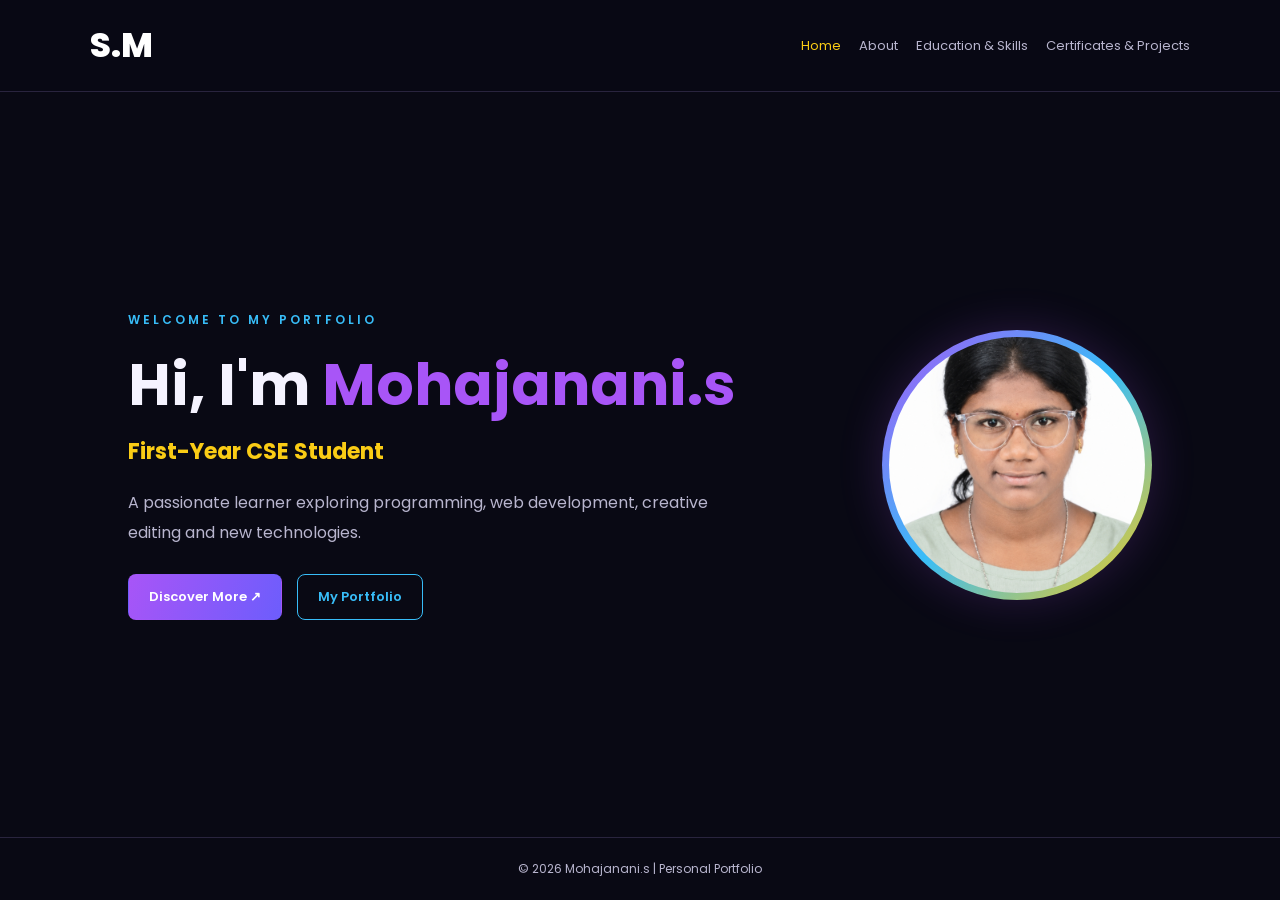
<file: index.html>
<!DOCTYPE html><html lang="en">
<head>
  <meta charset="UTF-8">
  <meta name="viewport" content="width=device-width, initial-scale=1.0">
  <title>Mohajanani.S| Portfolio</title>
  <link rel="stylesheet" href="style.css">
</head>
<body><header>
  <a class="logo" href="index.html">S.M<span></span></a>
  <nav>
    <a class="active" href="index.html">Home</a>
    <a href="about.html">About</a>
    <a href="education.html">Education & Skills</a>
    <a href="project.html">Certificates & Projects</a>
  </nav>
</header><main class="hero">
  <div class="hero-text">
    <p class="tag">WELCOME TO MY PORTFOLIO</p>
    <h1>Hi, I'm <span>Mohajanani.s</span></h1>
    <h2>First-Year CSE Student</h2>
    <p>
      A passionate learner exploring programming, web development,
      creative editing and new technologies.
    </p>
    <div class="buttons">
      <a class="btn" href="about.html">Discover More ↗</a>
      <a class="btn outline" href="project.html">My Portfolio</a>
    </div>
  </div>  <div class="profile-frame">
    <img src="profile.jpg" alt="Mohajanani.s's profile photo">
  </div>
</main><footer>© 2026 Mohajanani.s | Personal Portfolio</footer>
<script src="script.js"></script>
</body>
</html>
</file>
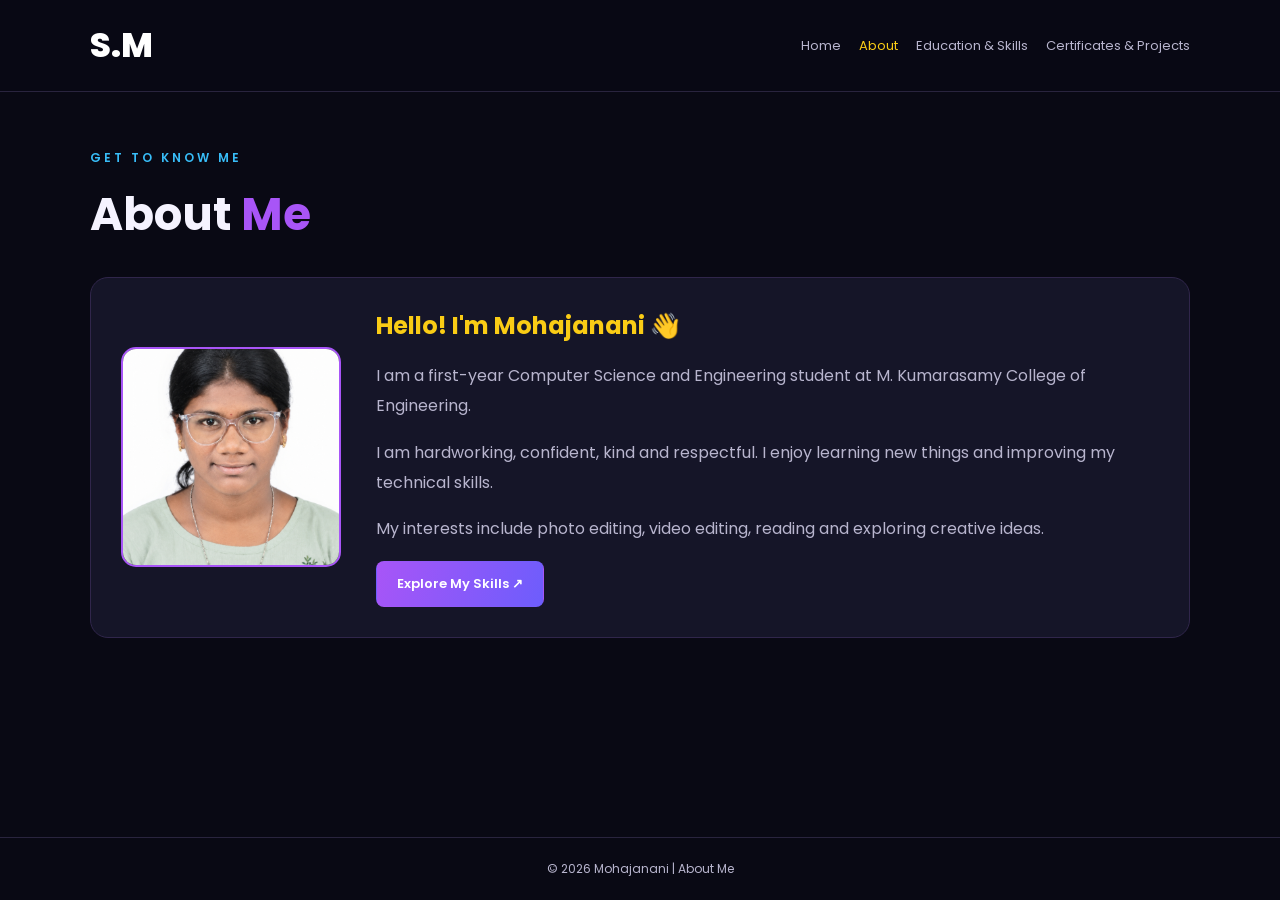
<file: about.html>
<!DOCTYPE html><html lang="en">
<head>
  <meta charset="UTF-8">
  <meta name="viewport" content="width=device-width, initial-scale=1.0">
  <title>About Me | Mohajanani</title>
  <link rel="stylesheet" href="style.css">
</head>
<body><header>
  <a class="logo" href="index.html">S.M<span></span></a>
  <nav>
    <a href="index.html">Home</a>
    <a class="active" href="about.html">About</a>
    <a href="education.html">Education & Skills</a>
    <a href="projects.html">Certificates & Projects</a>
  </nav>
</header><main class="container">
  <p class="tag">GET TO KNOW ME</p>
  <h1 class="page-title">About <span>Me</span></h1>  <section class="about-card">
    <img src="profile.jpg" alt="Mohajanani" class="about-photo"><div>
  <h2>Hello! I'm Mohajanani 👋</h2>
  <p>
    I am a first-year Computer Science and Engineering student
    at M. Kumarasamy College of Engineering.
  </p>
  <p>
    I am hardworking, confident, kind and respectful.
    I enjoy learning new things and improving my technical skills.
  </p>
  <p>
    My interests include photo editing, video editing,
    reading and exploring creative ideas.
  </p>
  <a href="education.html" class="btn">Explore My Skills ↗</a>
</div>

  </section>
</main><footer>© 2026 Mohajanani | About Me</footer>
<script src="script.js"></script>
</body>
</html>
</file>
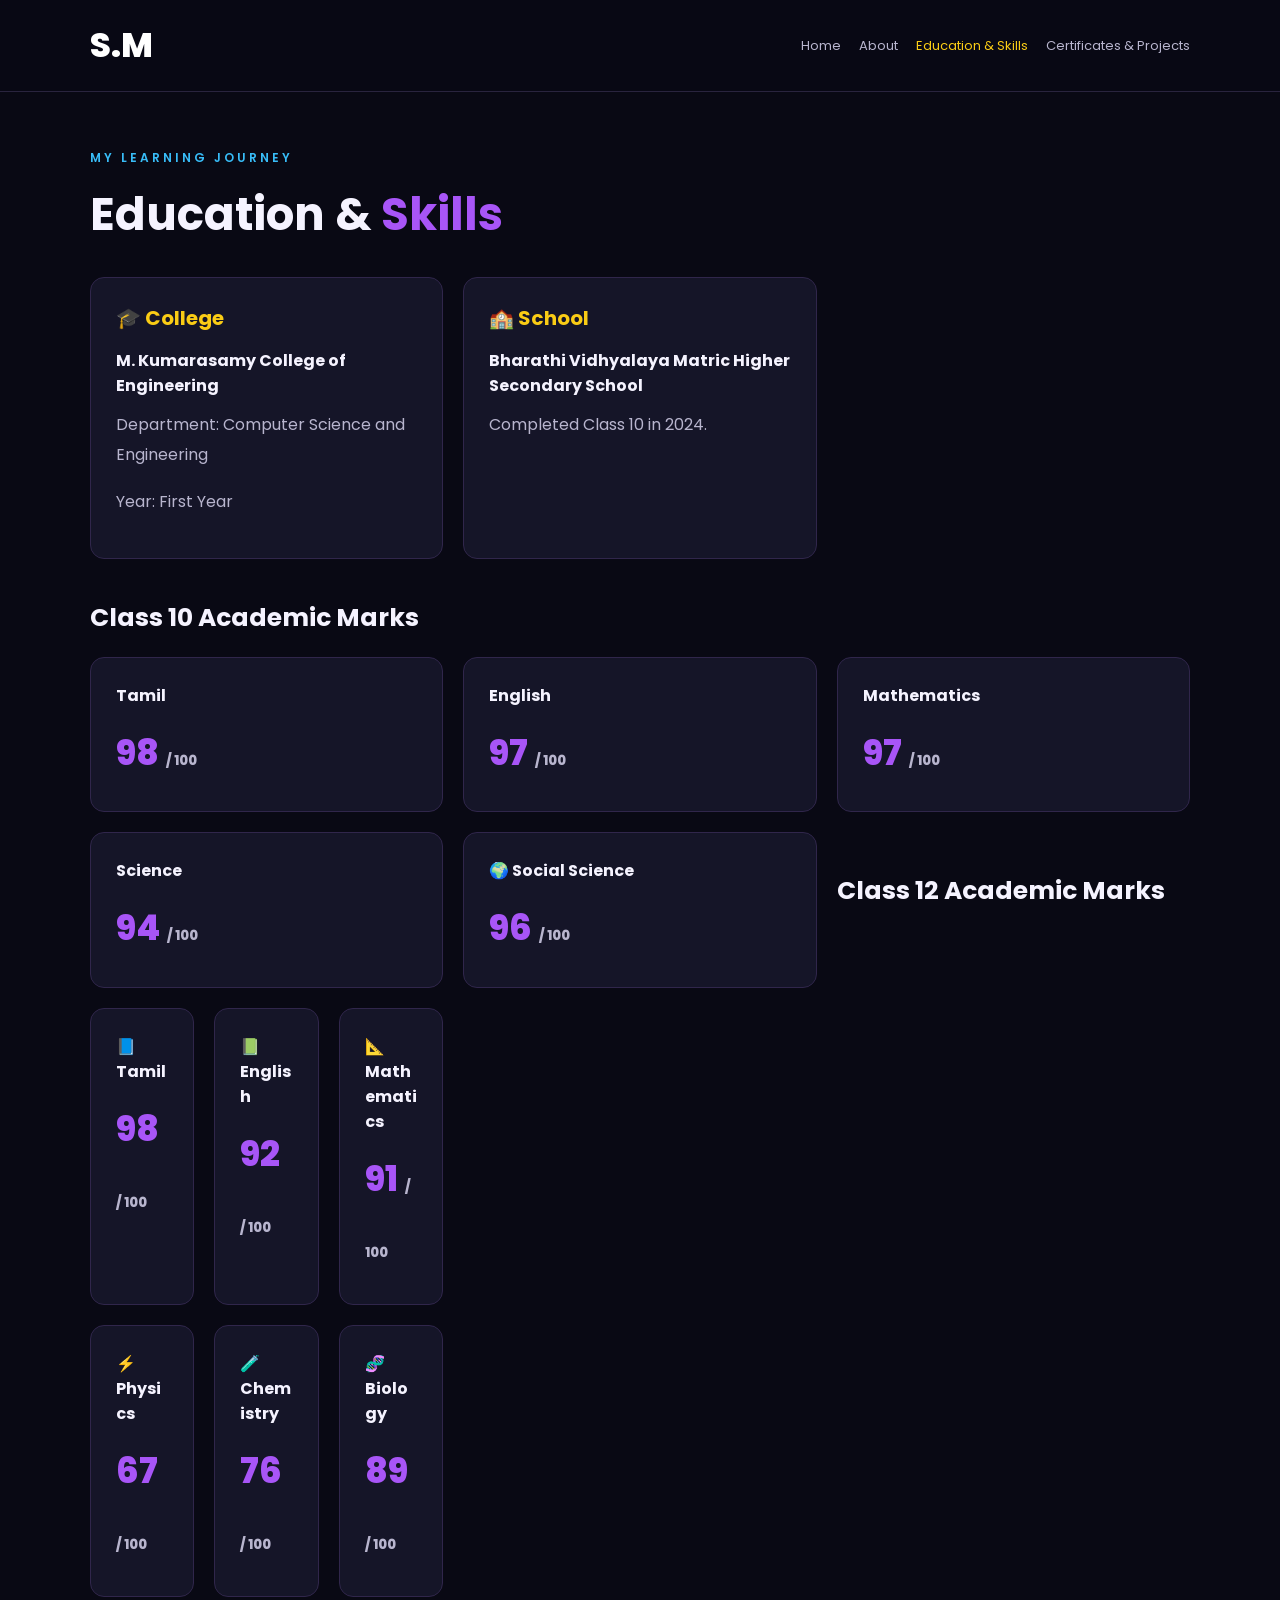
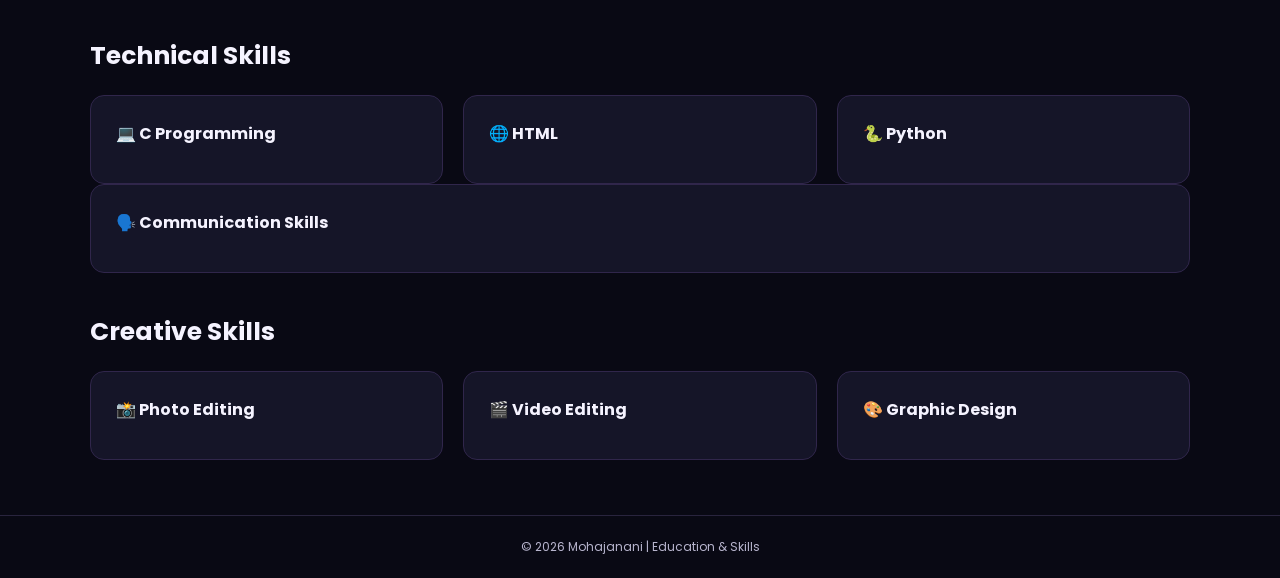
<file: education.html>
<!DOCTYPE html><html lang="en">
<head>
  <meta charset="UTF-8">
  <meta name="viewport" content="width=device-width, initial-scale=1.0">
  <title>Education & Skills | Mohajanani</title>
  <link rel="stylesheet" href="style.css">
</head>
<body><header>
  <a class="logo" href="index.html">S.M<span></span></a>
  <nav>
    <a href="index.html">Home</a>
    <a href="about.html">About</a>
    <a class="active" href="education.html">Education & Skills</a>
    <a href="projects.html">Certificates & Projects</a>
  </nav>
</header><main class="container">
  <p class="tag">MY LEARNING JOURNEY</p>
  <h1 class="page-title">Education & <span>Skills</span></h1>  <section class="card-grid">
    <article class="card">
      <h2>🎓 College</h2>
      <h3>M. Kumarasamy College of Engineering</h3>
      <p>Department: Computer Science and Engineering</p>
      <p>Year: First Year</p>
    </article><article class="card">
  <h2>🏫 School</h2>
  <h3>Bharathi Vidhyalaya Matric Higher Secondary School</h3>
  <p>Completed Class 10 in 2024.</p>
</article>

  </section>  <h2 class="section-title">Class 10 Academic Marks</h2>  <section class="card-grid">
    <article class="card mark-card">
      <h3>Tamil</h3><p class="mark">98 <small>/ 100</small></p>
    </article>
    <article class="card mark-card">
      <h3>English</h3><p class="mark">97 <small>/ 100</small></p>
    </article>
    <article class="card mark-card">
      <h3>Mathematics</h3><p class="mark">97 <small>/ 100</small></p>
    </article>
    <article class="card mark-card">
      <h3>Science</h3><p class="mark">94 <small>/ 100</small></p>
    </article>
    <article class="card mark-card">
  <h3>🌍 Social Science</h3>
  <p class="mark">96 <small>/ 100</small></p>
</article>
<h2 class="section-title">Class 12 Academic Marks</h2><section class="card-grid">  <article class="card mark-card">
    <h3>📘 Tamil</h3>
    <p class="mark">98 <small>/ 100</small></p>
  </article>  <article class="card mark-card">
    <h3>📗 English</h3>
    <p class="mark">92 <small>/ 100</small></p>
  </article>  <article class="card mark-card">
    <h3>📐 Mathematics</h3>
    <p class="mark">91 <small>/ 100</small></p>
  </article>  <article class="card mark-card">
    <h3>⚡ Physics</h3>
    <p class="mark">67 <small>/ 100</small></p>
  </article>  <article class="card mark-card">
    <h3>🧪 Chemistry</h3>
    <p class="mark">76 <small>/ 100</small></p>
  </article>  <article class="card mark-card">
    <h3>🧬 Biology</h3>
    <p class="mark">89 <small>/ 100</small></p>
  </article></section>
  </section>  <h2 class="section-title">Technical Skills</h2>
  <section class="card-grid">
    <article class="card"><h3>💻 C Programming</h3></article>
    <article class="card"><h3>🌐 HTML</h3></article>
    <article class="card"><h3>🐍 Python</h3></article>
  </section> 
  <article class="card">
  <h3>🗣️ Communication Skills</h3>
</article>
<h2 class="section-title">Creative Skills</h2>
  <section class="card-grid">
    <article class="card"><h3>📸 Photo Editing</h3></article>
    <article class="card"><h3>🎬 Video Editing</h3></article>
    <article class="card"><h3>🎨 Graphic Design</h3></article>
  </section>
</main><footer>© 2026 Mohajanani | Education & Skills</footer>
<script src="script.js"></script>
</body>
</html>
</file>
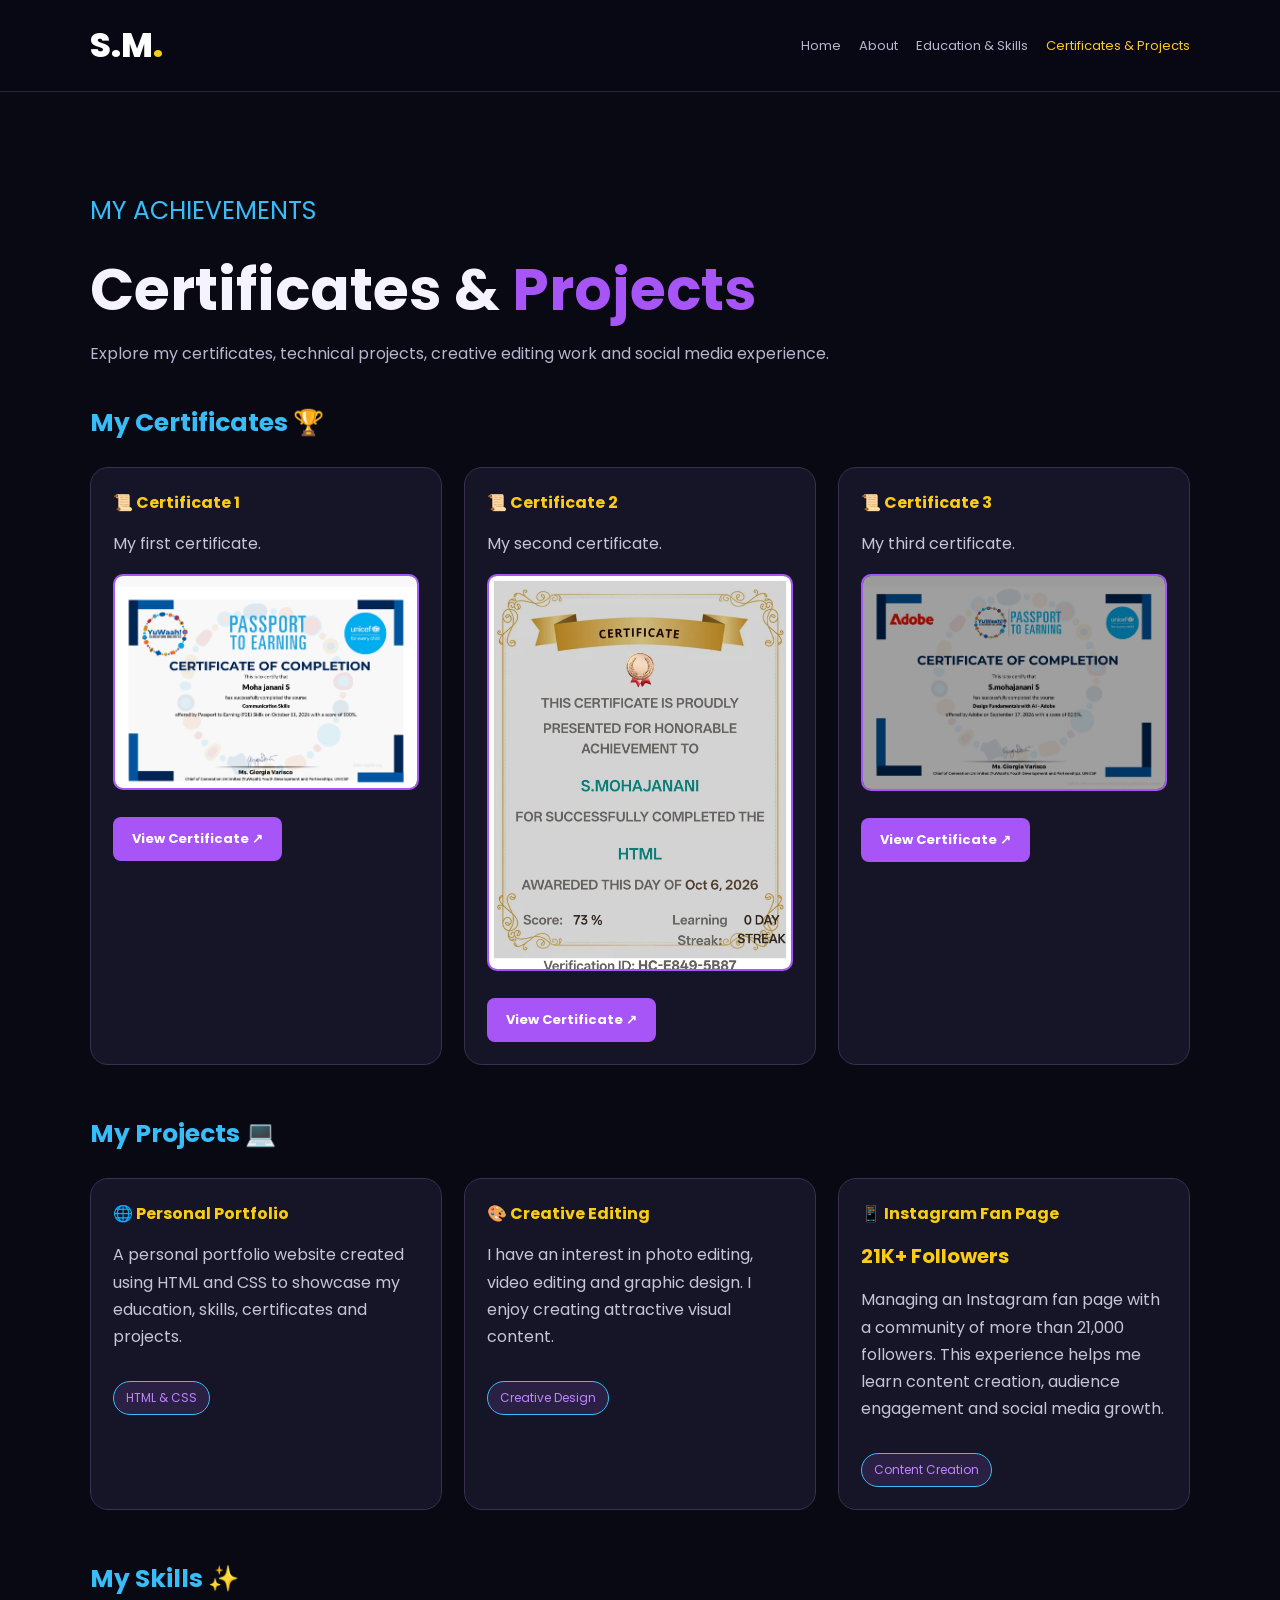
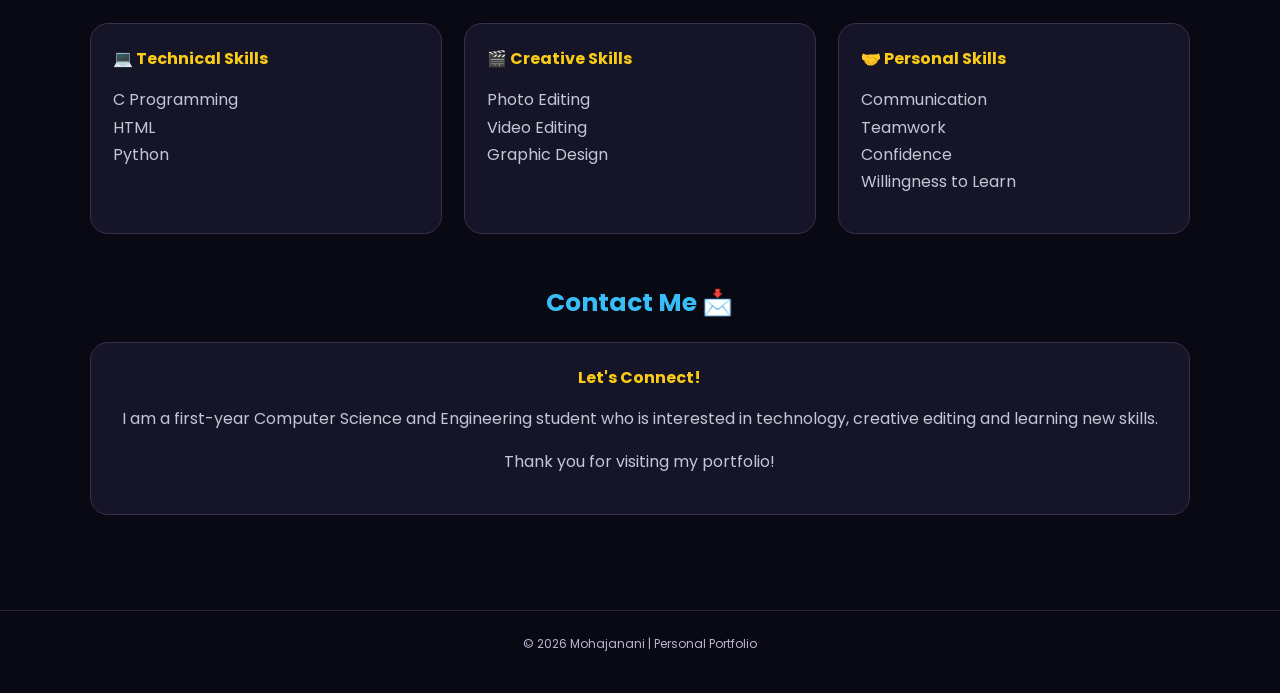
<file: project.html>
<!DOCTYPE html>
<html lang="en">
<head>
    <meta charset="UTF-8">
    <meta name="viewport" content="width=device-width, initial-scale=1.0">

    <title>Certificates & Projects | Mohajanani</title>

    <link rel="stylesheet" href="style.css">

    <style>
        .page-heading {
            margin: 40px 0 25px;
        }

        .project-grid {
            display: grid;
            grid-template-columns: repeat(
                auto-fit,
                minmax(250px, 1fr)
            );
            gap: 22px;
            margin: 25px 0 50px;
        }

        .card {
            background: #151527;
            border: 1px solid #38304d;
            border-radius: 18px;
            padding: 22px;
            overflow: hidden;
        }

        .card h2,
        .card h3 {
            color: #facc15;
            margin-bottom: 15px;
        }

        .card p {
            color: #c5c5d8;
            line-height: 1.7;
        }

        .certificate-img {
            width: 100%;
            height: auto;
            display: block;
            margin: 15px auto;
            border-radius: 10px;
            border: 2px solid #a855f7;
        }

        .btn {
            display: inline-block;
            margin-top: 12px;
            padding: 11px 18px;
            background: #a855f7;
            color: white;
            border-radius: 8px;
            text-decoration: none;
            font-weight: bold;
        }

        .btn:hover {
            background: #7e22ce;
        }

        .section-title {
            color: #38bdf8;
            margin-top: 35px;
        }

        .badge {
            display: inline-block;
            margin-top: 15px;
            padding: 7px 12px;
            border-radius: 20px;
            background: #292044;
            color: #c084fc;
        }

        .contact-card {
            margin-bottom: 40px;
        }

        @media (max-width: 480px) {
            .project-grid {
                grid-template-columns: 1fr;
            }
        }
    </style>
</head>

<body>

<header>
    <a class="logo" href="index.html">
        S.M<span>.</span>
    </a>

    <nav>
        <a href="index.html">Home</a>
        <a href="about.html">About</a>
        <a href="education.html">Education & Skills</a>
        <a class="active" href="project.html">
            Certificates & Projects
        </a>
    </nav>
</header>

<main class="container">

    <section class="page-heading">
        <p class="section-title">MY ACHIEVEMENTS</p>

        <h1>
            Certificates & <span>Projects</span>
        </h1>

        <p>
            Explore my certificates, technical projects,
            creative editing work and social media experience.
        </p>
    </section>


    <!-- CERTIFICATES -->

    <section>
        <h2 class="section-title">My Certificates 🏆</h2>

        <div class="project-grid">

            <!-- Certificate 1 -->

            <article class="card">
                <h3>📜 Certificate 1</h3>

                <p>
                    My first certificate.
                </p>

                <a href="certificate1.jpg" target="_blank">
                    <img
                        src="certificate1.jpg"
                        alt="Certificate 1"
                        class="certificate-img"
                    >
                </a>

                <a
                    href="certificate1.jpg"
                    target="_blank"
                    class="btn"
                >
                    View Certificate ↗
                </a>
            </article>


            <!-- Certificate 2 -->

            <article class="card">
                <h3>📜 Certificate 2</h3>

                <p>
                    My second certificate.
                </p>

                <a href="certificate2.jpg" target="_blank">
                    <img
                        src="certificate2.jpg"
                        alt="Certificate 2"
                        class="certificate-img"
                    >
                </a>

                <a
                    href="certificate2.jpg"
                    target="_blank"
                    class="btn"
                >
                    View Certificate ↗
                </a>
            </article>


            <!-- Certificate 3 -->

            <article class="card">
                <h3>📜 Certificate 3</h3>

                <p>
                    My third certificate.
                </p>

                <a href="certificate3.jpg" target="_blank">
                    <img
                        src="certificate3.jpg"
                        alt="Certificate 3"
                        class="certificate-img"
                    >
                </a>

                <a
                    href="certificate3.jpg"
                    target="_blank"
                    class="btn"
                >
                    View Certificate ↗
                </a>
            </article>

        </div>
    </section>


    <!-- PROJECTS -->

    <section>
        <h2 class="section-title">My Projects 💻</h2>

        <div class="project-grid">

            <article class="card">
                <h3>🌐 Personal Portfolio</h3>

                <p>
                    A personal portfolio website created using
                    HTML and CSS to showcase my education,
                    skills, certificates and projects.
                </p>

                <span class="badge">HTML & CSS</span>
            </article>


            <article class="card">
                <h3>🎨 Creative Editing</h3>

                <p>
                    I have an interest in photo editing,
                    video editing and graphic design.
                    I enjoy creating attractive visual content.
                </p>

                <span class="badge">Creative Design</span>
            </article>


            <article class="card">
                <h3>📱 Instagram Fan Page</h3>

                <h2>21K+ Followers</h2>

                <p>
                    Managing an Instagram fan page with a
                    community of more than 21,000 followers.
                    This experience helps me learn content
                    creation, audience engagement and social media growth.
                </p>

                <span class="badge">
                    Content Creation
                </span>
            </article>

        </div>
    </section>


    <!-- SKILLS -->

    <section>
        <h2 class="section-title">My Skills ✨</h2>

        <div class="project-grid">

            <article class="card">
                <h3>💻 Technical Skills</h3>

                <p>
                    C Programming<br>
                    HTML<br>
                    Python
                </p>
            </article>


            <article class="card">
                <h3>🎬 Creative Skills</h3>

                <p>
                    Photo Editing<br>
                    Video Editing<br>
                    Graphic Design
                </p>
            </article>


            <article class="card">
                <h3>🤝 Personal Skills</h3>

                <p>
                    Communication<br>
                    Teamwork<br>
                    Confidence<br>
                    Willingness to Learn
                </p>
            </article>

        </div>
    </section>


    <!-- CONTACT -->

    <section class="contact-card">
        <h2 class="section-title">Contact Me 📩</h2>

        <article class="card">
            <h3>Let's Connect!</h3>

            <p>
                I am a first-year Computer Science and
                Engineering student who is interested in
                technology, creative editing and learning
                new skills.
            </p>

            <p>
                Thank you for visiting my portfolio!
            </p>
        </article>
    </section>

</main>

<footer>
    <p>
        © 2026 Mohajanani | Personal Portfolio
    </p>
</footer>

</body>
</html>
</file>
<file: style.css>
@import url('https://fonts.googleapis.com/css2?family=Poppins:wght@300;400;500;600;700;800&display=swap');

:root {
--bg: #090914;
--panel: #151528;
--purple: #a855f7;
--blue: #38bdf8;
--gold: #facc15;
--text: #f5f3ff;
--muted: #b8b5ce;
}

* {
  margin: 0;
  padding: 0;
  box-sizing: border-box;
  }

html {
scroll-behavior: smooth;
}

body {
font-family: 'Poppins', sans-serif;
background: var(--bg);
color: var(--text);
min-height: 100vh;
display: flex;
flex-direction: column;
}

header {
width: 100%;
padding: 20px 7%;
display: flex;
justify-content: space-between;
align-items: center;
gap: 20px;
border-bottom: 1px solid #29243e;
background: rgba(9, 9, 20, 0.96);
}

.logo {
font-size: 34px;
font-weight: 800;
color: white;
text-decoration: none;
}

.logo span {
color: var(--gold);
}

nav {
display: flex;
flex-wrap: wrap;
gap: 18px;
}

nav a {
color: var(--muted);
text-decoration: none;
font-size: 13px;
transition: 0.3s;
}

nav a:hover,
nav a.active {
color: var(--gold);
}

.hero {
flex: 1;
display: flex;
align-items: center;
justify-content: space-between;
gap: 50px;
padding: 75px 10%;
min-height: 75vh;
}

.hero-text {
max-width: 620px;
animation: slideIn 0.8s ease;
}

.tag {
color: var(--blue);
letter-spacing: 3px;
font-size: 12px;
font-weight: 600;
margin-bottom: 18px;
}

h1 {
font-size: clamp(32px, 5vw, 58px);
line-height: 1.2;
margin-bottom: 15px;
}

h1 span,
.page-title span {
color: var(--purple);
}

.hero h2 {
color: var(--gold);
font-size: 22px;
margin-bottom: 20px;
}

p {
color: var(--muted);
line-height: 1.9;
margin-bottom: 16px;
}

.buttons {
display: flex;
flex-wrap: wrap;
gap: 15px;
margin-top: 25px;
}

.btn {
display: inline-block;
padding: 12px 20px;
background: linear-gradient(110deg, var(--purple), #6d5dfc);
color: white;
text-decoration: none;
border-radius: 8px;
font-size: 13px;
font-weight: 600;
border: 1px solid transparent;
transition: 0.3s;
}

.btn:hover {
transform: translateY(-3px);
box-shadow: 0 8px 25px #a855f744;
}

.btn.outline {
background: transparent;
border-color: var(--blue);
color: var(--blue);
}

.profile-frame {
width: 270px;
height: 270px;
flex-shrink: 0;
padding: 7px;
border-radius: 50%;
background: linear-gradient(135deg, var(--purple), var(--blue), var(--gold));
box-shadow: 0 0 45px #a855f733;
animation: float 4s ease-in-out infinite;
}

.profile-frame img {
width: 100%;
height: 100%;
border-radius: 50%;
object-fit: cover;
background: var(--panel);
}

.container {
width: 86%;
max-width: 1150px;
margin: 55px auto;
flex: 1;
animation: slideIn 0.7s ease;
}

.page-title {
font-size: clamp(32px, 5vw, 45px);
margin-bottom: 35px;
}

.about-card {
display: grid;
grid-template-columns: 220px 1fr;
align-items: center;
gap: 35px;
background: var(--panel);
border: 1px solid #30264b;
padding: 30px;
border-radius: 18px;
}

.about-photo {
width: 100%;
aspect-ratio: 1;
object-fit: cover;
border-radius: 15px;
border: 2px solid var(--purple);
}

.about-card h2 {
margin-bottom: 18px;
color: var(--gold);
}

.section-title {
margin: 40px 0 20px;
font-size: 25px;
}

.card-grid {
display: grid;
grid-template-columns: repeat(3, minmax(0, 1fr));
gap: 20px;
}

.card {
background: var(--panel);
padding: 25px;
border-radius: 14px;
border: 1px solid #30264b;
transition: 0.3s;
overflow-wrap: anywhere;
}

.card:hover {
transform: translateY(-5px);
border-color: var(--blue);
box-shadow: 0 8px 25px #38bdf81a;
}

.card h2 {
color: var(--gold);
font-size: 20px;
margin-bottom: 15px;
}

.card h3 {
color: var(--text);
margin-bottom: 12px;
font-size: 16px;
}

.mark {
color: var(--purple);
font-size: 35px;
font-weight: 800;
margin: 10px 0 0;
}

.mark small {
color: var(--muted);
font-size: 13px;
}

.icon {
font-size: 38px;
margin-bottom: 18px;
}

.badge {
display: inline-block;
color: var(--blue);
border: 1px solid var(--blue);
padding: 6px 12px;
border-radius: 20px;
font-size: 12px;
margin-top: 10px;
}

.contact-card {
text-align: center;
}

footer {
text-align: center;
padding: 22px 10px;
color: var(--muted);
border-top: 1px solid #29243e;
font-size: 12px;
margin-top: auto;
}

@keyframes float {
0%, 100% { transform: translateY(0); }
50% { transform: translateY(-12px); }
}

@keyframes slideIn {
from {
opacity: 0;
transform: translateY(15px);
}
to {
opacity: 1;
transform: translateY(0);
}
}

@media (max-width: 850px) {
header {
flex-direction: column;
}

nav {
justify-content: center;
gap: 14px;
}

.hero {
flex-direction: column-reverse;
text-align: center;
padding: 50px 7%;
gap: 35px;
}

.buttons {
justify-content: center;
}

.profile-frame {
width: 210px;
height: 210px;
}

.card-grid {
grid-template-columns: repeat(2, minmax(0, 1fr));
}

.about-card {
grid-template-columns: 1fr;
}

.about-photo {
max-width: 220px;
justify-self: center;
}
}

@media (max-width: 500px) {
nav {
gap: 12px;
}

nav a {
font-size: 11px;
}

.card-grid {
grid-template-columns: 1fr;
}

.container {
width: 90%;
margin: 35px auto;
}

.about-card {
padding: 20px;
}
}
.certificate-img {
    width: 100%;
    max-width: 400px;
    height: auto;
    display: block;
    margin: 15px auto;
    border-radius: 10px;
    border: 2px solid #a855f7;
}

.project-grid {
    display: grid;
    grid-template-columns: repeat(
        auto-fit,
        minmax(250px, 1fr)
    );
    gap: 20px;
}
</file>
